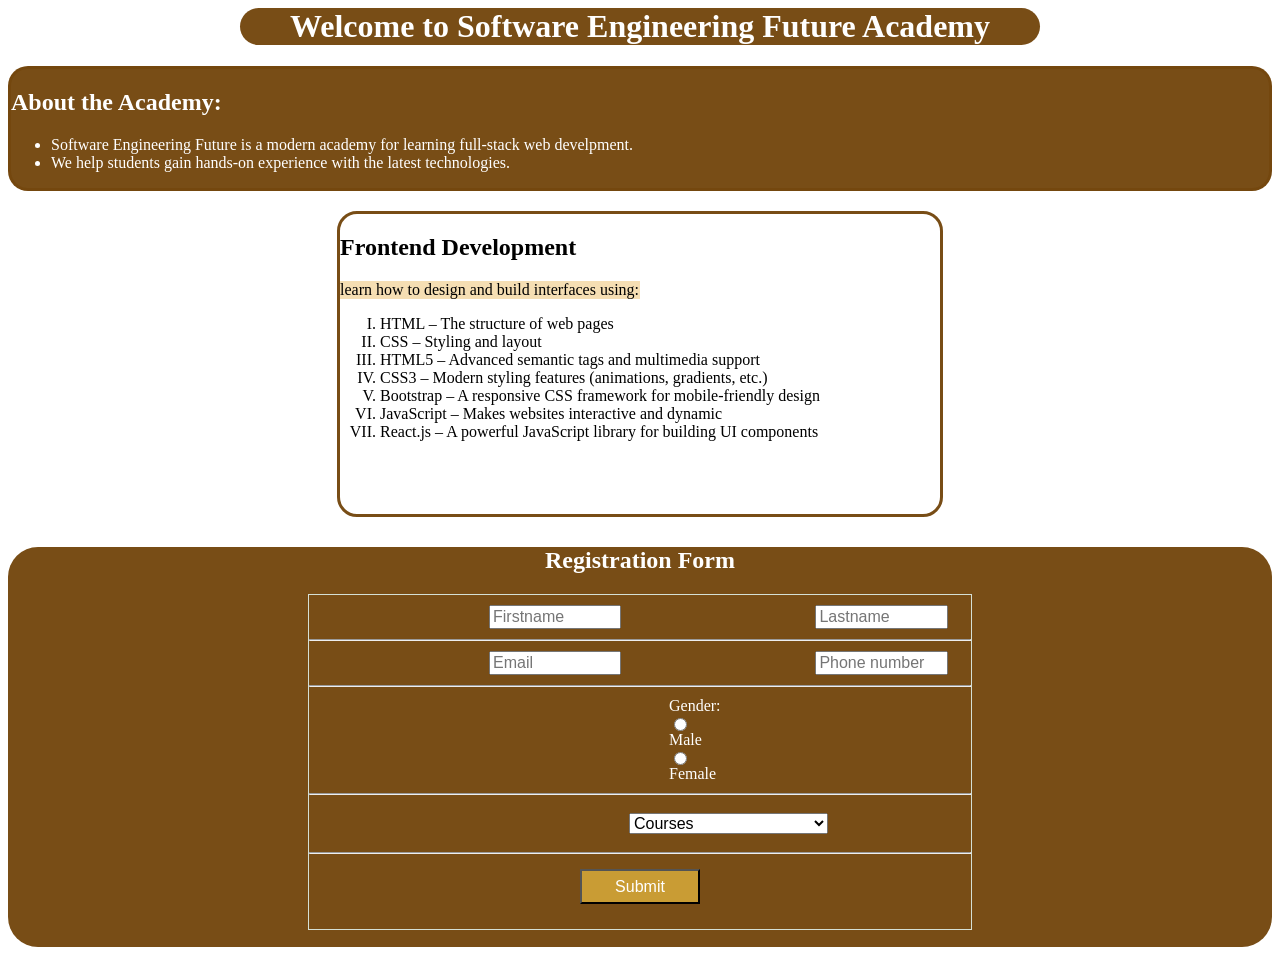
<file: task2/index.html>
<html>
    <head><title>task_2
    </title>
<link rel="stylesheet" href="style.css"></head>
    <body>
       <div class="divh1"><h1>Welcome to Software Engineering Future Academy</h1></div> 
        <div class="div2">
        <h2 class="first_h2">About the Academy: </h2>
        <ul>  <li>
              Software Engineering Future is a modern academy for learning full-stack web develpment.
        </li>
      <li>
We help students gain hands-on experience with the latest technologies.      </li></ul></div>
<div class="div1">
      <h2 class="sec_h2">Frontend Development</h2>
       <p class="paragraph">learn how to design and build interfaces using: </p>
       <ol type="I"><li class="l0">HTML – The structure of web pages</li>
    <li class="l1">CSS – Styling and layout</li>
<li class="l2">HTML5 – Advanced semantic tags and multimedia support</li>
<li class="l3">CSS3 – Modern styling features (animations, gradients, etc.)</li>
<li class="l4">Bootstrap – A responsive CSS framework for mobile-friendly design</li>
<li class="l5">JavaScript – Makes websites interactive and dynamic</li>
<li class="l6">React.js – A powerful JavaScript library for building UI components</li></ol></div>

  <div class="div0">
    <h2 class="thrd_h2">Registration Form</h2>
    <div class="form-box">
      <form>
        <div class=" row">
          <input type="text" placeholder="Firstname">
          <input type="text" placeholder="Lastname">
        </div>
        <hr>
        <div class="row">
          <input type="email" placeholder="Email">
          <input type="number" placeholder="Phone number">
        </div>
        <hr>
        <div class="gender-row">
          <label>Gender:</label>
          <input type="radio" name="GG"  ><label  >Male</label>
          <input type="radio" name="GG"  ><label  >Female</label>
        </div>
        <hr>
        <select>
          <option hidden>Courses</option>
          <option>Frontend</option>
          <option>Backend</option>
        </select>
        <hr>
        <div class="inner">
          <button class="btn1">Submit</button>
        </div>
      </form>
    </div>
  </div>
    </body>
</html>
</file>
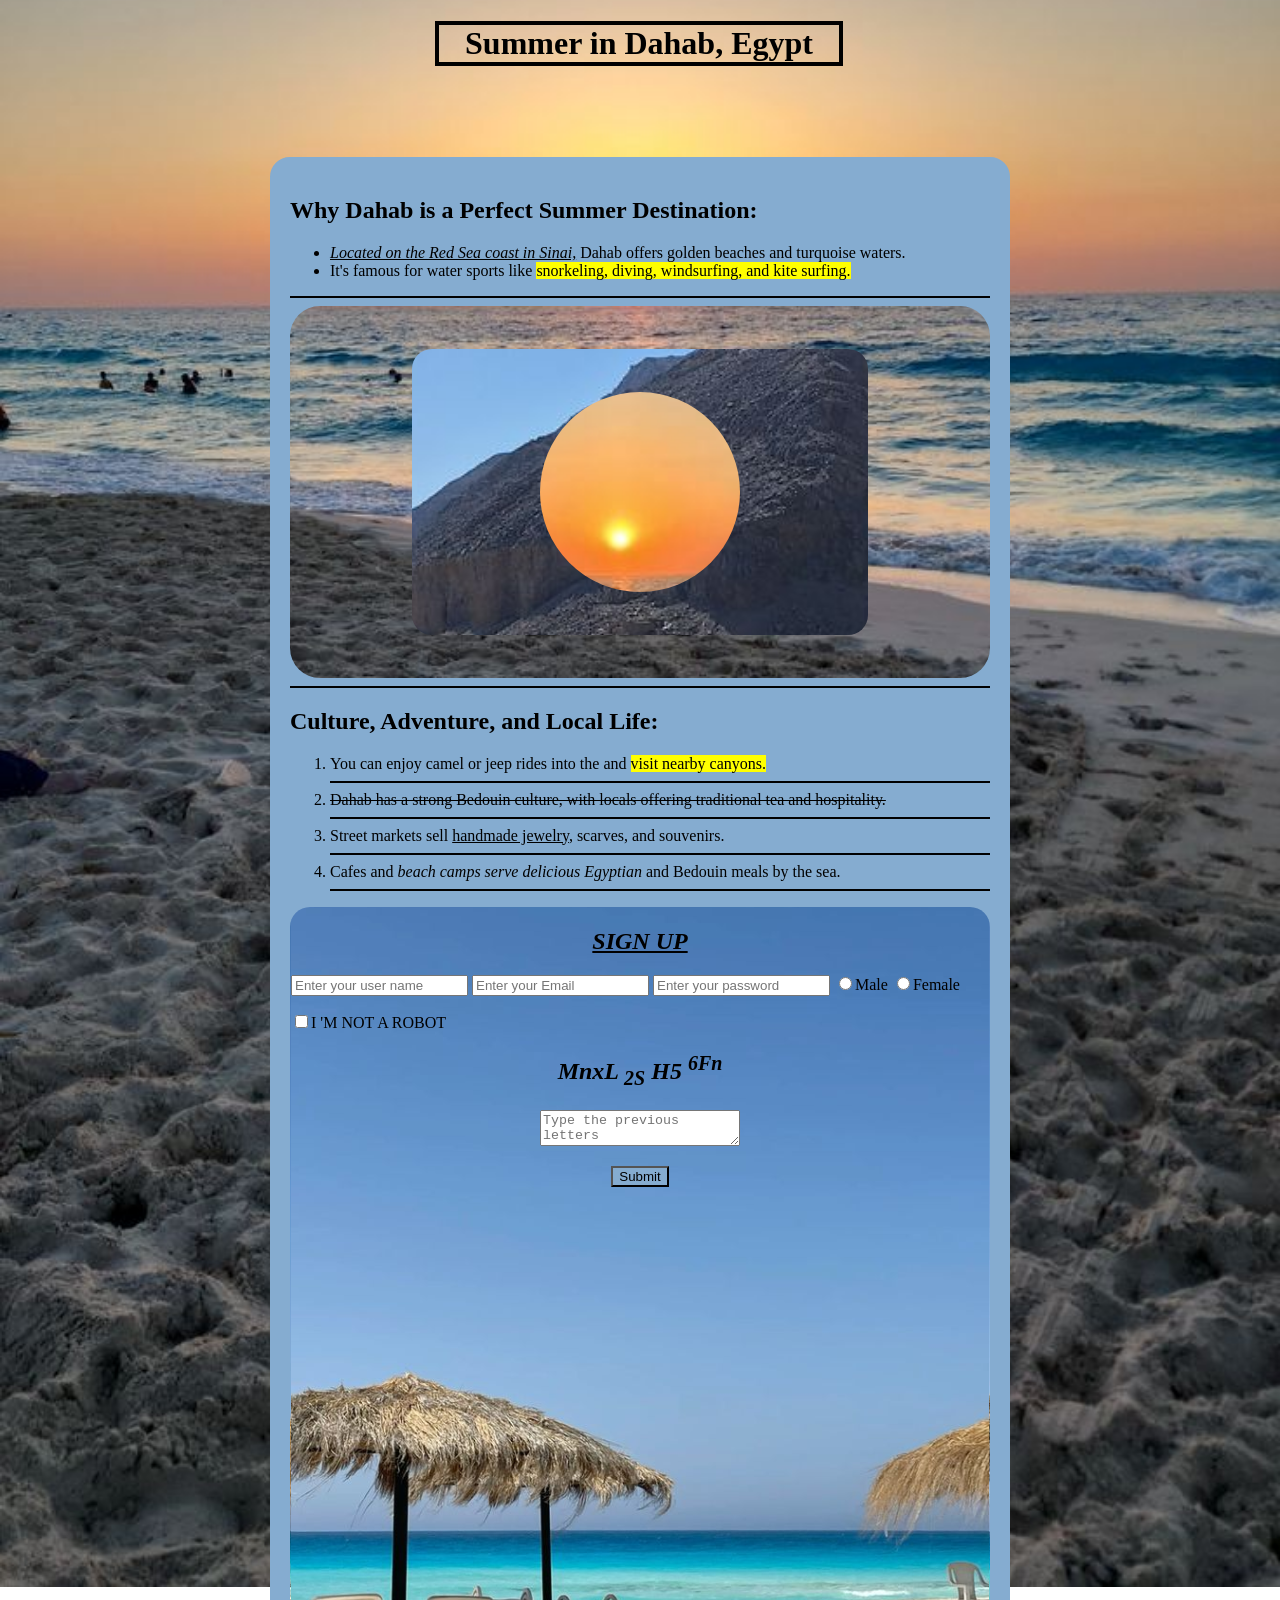
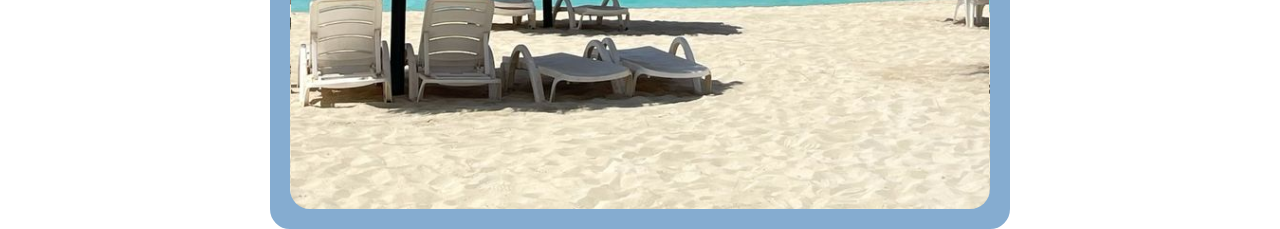
<file: task3/index.html>
<html><head>
    <link rel="stylesheet" href="style.css"><title>

task3
</title>
</head>
<body>
    <div class="div0">
        <h1>Summer in Dahab, Egypt</h1>
    </div>
<div class="all">
    <div class="sec1">
        <h2>Why Dahab is a Perfect Summer Destination:</h2>
        <ul>
            <li><i><ins>Located on the Red Sea coast in Sinai,</ins></i> Dahab offers golden beaches and turquoise waters.</li>
                <li>It's famous for water sports like <mark>snorkeling, diving, windsurfing, and kite surfing.</mark> </li>
        </ul>
    </div>
    <hr>
    <div class="sec2">
<div class="img2">
    <div class="img3">

    </div>
</div>
    </div>
    <hr>
    <div class="sec3">
<h2>Culture, Adventure, and Local Life:</h2>
<ol>
    <li>You can enjoy camel or jeep rides into the and <mark>visit nearby canyons.</mark>

</li>
<hr>
<li><del>Dahab has a strong Bedouin culture, with locals offering traditional tea and hospitality.

</del>

</li>
<hr>
<li>Street markets sell <ins>handmade jewelry</ins>, scarves, and souvenirs.

</li>
<hr>
<li>Cafes and <i>beach camps serve delicious Egyptian</i> and Bedouin meals by the sea.

</li>
<hr>
</ol>
    </div>

    <div class="FORM">
        <H2 class="sign">sign up</H2>
        <form  >
          <input type="text" placeholder="Enter your user name">
         
          <input type="email" placeholder="Enter your Email">
           <input type="password" placeholder="Enter your password">
          <input type="radio" name="GG"  ><label  >Male</label>
          <input type="radio" name="GG"  ><label  >Female</label>
        </form>
                  <input type="checkbox"   ><label  >I 'M NOT A ROBOT</label>
<div class="supsub">
    <h2><i>MnxL <sub>2S</sub> H5 <sup>6Fn</sup></i></h2>
</div>
<div class="fortext">
    <textarea name="" id="" placeholder="Type the previous letters" style="width: 200;"></textarea>
</div>
            <div class="innerbutton">
          <button class="btn1">Submit</button>
        </div>

    </div>
 
</div>
</body>
</html>
</file>
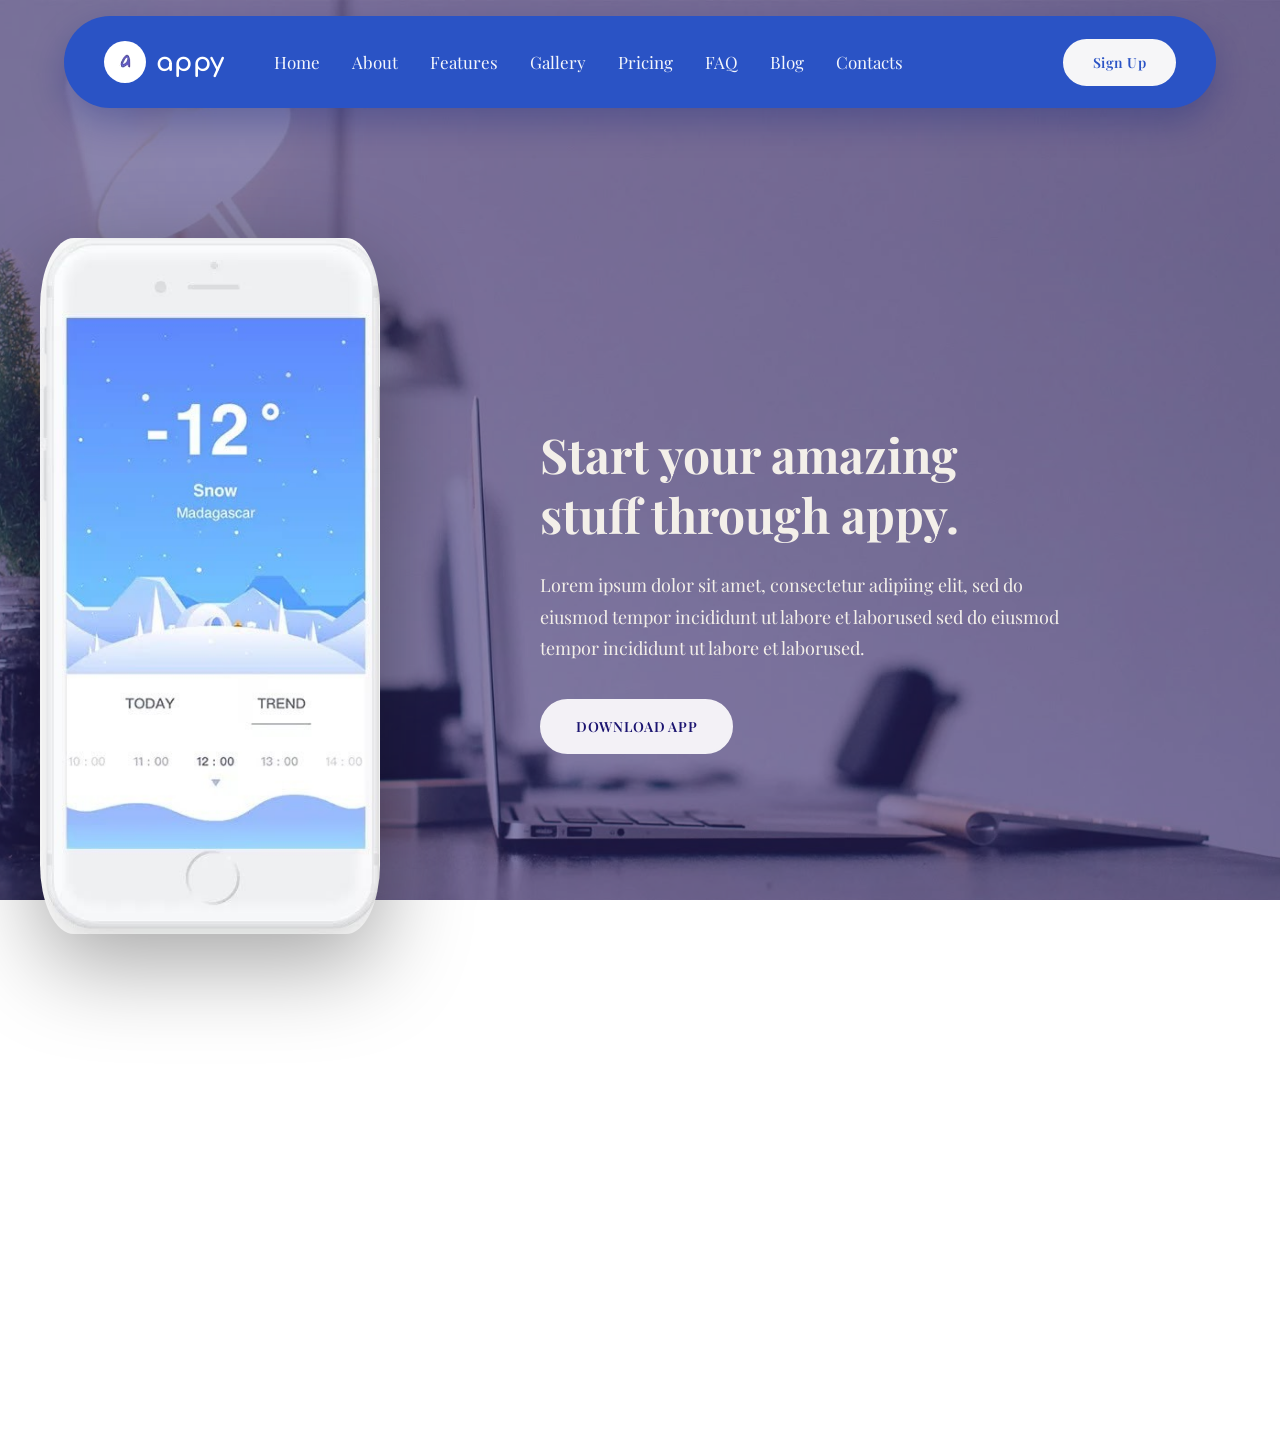
<file: task7/index.html>
<!DOCTYPE html>
<html lang="en">
<head>
<meta charset="UTF-8">
<meta name="viewport" content="width=device-width, initial-scale=1.0">
<title>appy — Start your amazing stuff</title>
<link rel="preconnect" href="https://fonts.googleapis.com">
<link rel="preconnect" href="https://fonts.gstatic.com" crossorigin>
<link href="https://fonts.googleapis.com/css2?family=Playfair+Display:ital,wght@0,400;0,500;0,600;0,700;0,800;1,400&family=Comfortaa:wght@500;700&display=swap" rel="stylesheet">
<link rel="stylesheet" href="style.css">
</head>
<body>

 
  <header class="navbar">
    <input type="checkbox" id="nav-toggle-check" class="nav-toggle-check">

    <div class="navbar__inner">
      <a href="#" class="logo">
        <img src="assets/logo-icon.png" alt="appy" class="logo__icon">
        <span class="logo__text">appy</span>
      </a>

      <nav class="nav-links">
        <a href="#home" class="active">Home</a>
        <a href="#about">About</a>
        <a href="#features">Features</a>
        <a href="#gallery">Gallery</a>
        <a href="#pricing">Pricing</a>
        <a href="#faq">FAQ</a>
        <a href="#blog">Blog</a>
        <a href="#contacts">Contacts</a>
        <a href="#signup" class="btn btn--signup btn--signup-mobile">Sign Up</a>
      </nav>

      <a href="#signup" class="btn btn--signup btn--signup-desktop">Sign Up</a>

      <label for="nav-toggle-check" class="nav-toggle" aria-label="Toggle navigation">
        <span></span><span></span><span></span>
      </label>
    </div>
  </header>

   
  <section class="hero" id="home">
  <div class="hero__bg-wrap">
    <div class="hero__bg"></div>
    <div class="hero__overlay"></div>
  </div>

  <div class="hero__inner">
    <div class="hero__phone">
      <img src="assets/WhatsApp Image 2026-08-15 at 11.46.14.jpeg" alt="appy weather app screenshot on a phone" class="phone-img">
    </div>

    <div class="hero__content">
      <h1>Start your amazing<br>stuff through appy.</h1>
      <p>
        Lorem ipsum dolor sit amet, consectetur adipiing elit,
        sed do eiusmod tempor incididunt ut labore et laborused
        sed do eiusmod tempor incididunt ut labore et
        laborused.
      </p>
      <a href="#download" class="btn btn--download">Download App</a>
    </div>
  </div>
</section>

   <section class="next-section"></section>

</body>
</html>
</file>
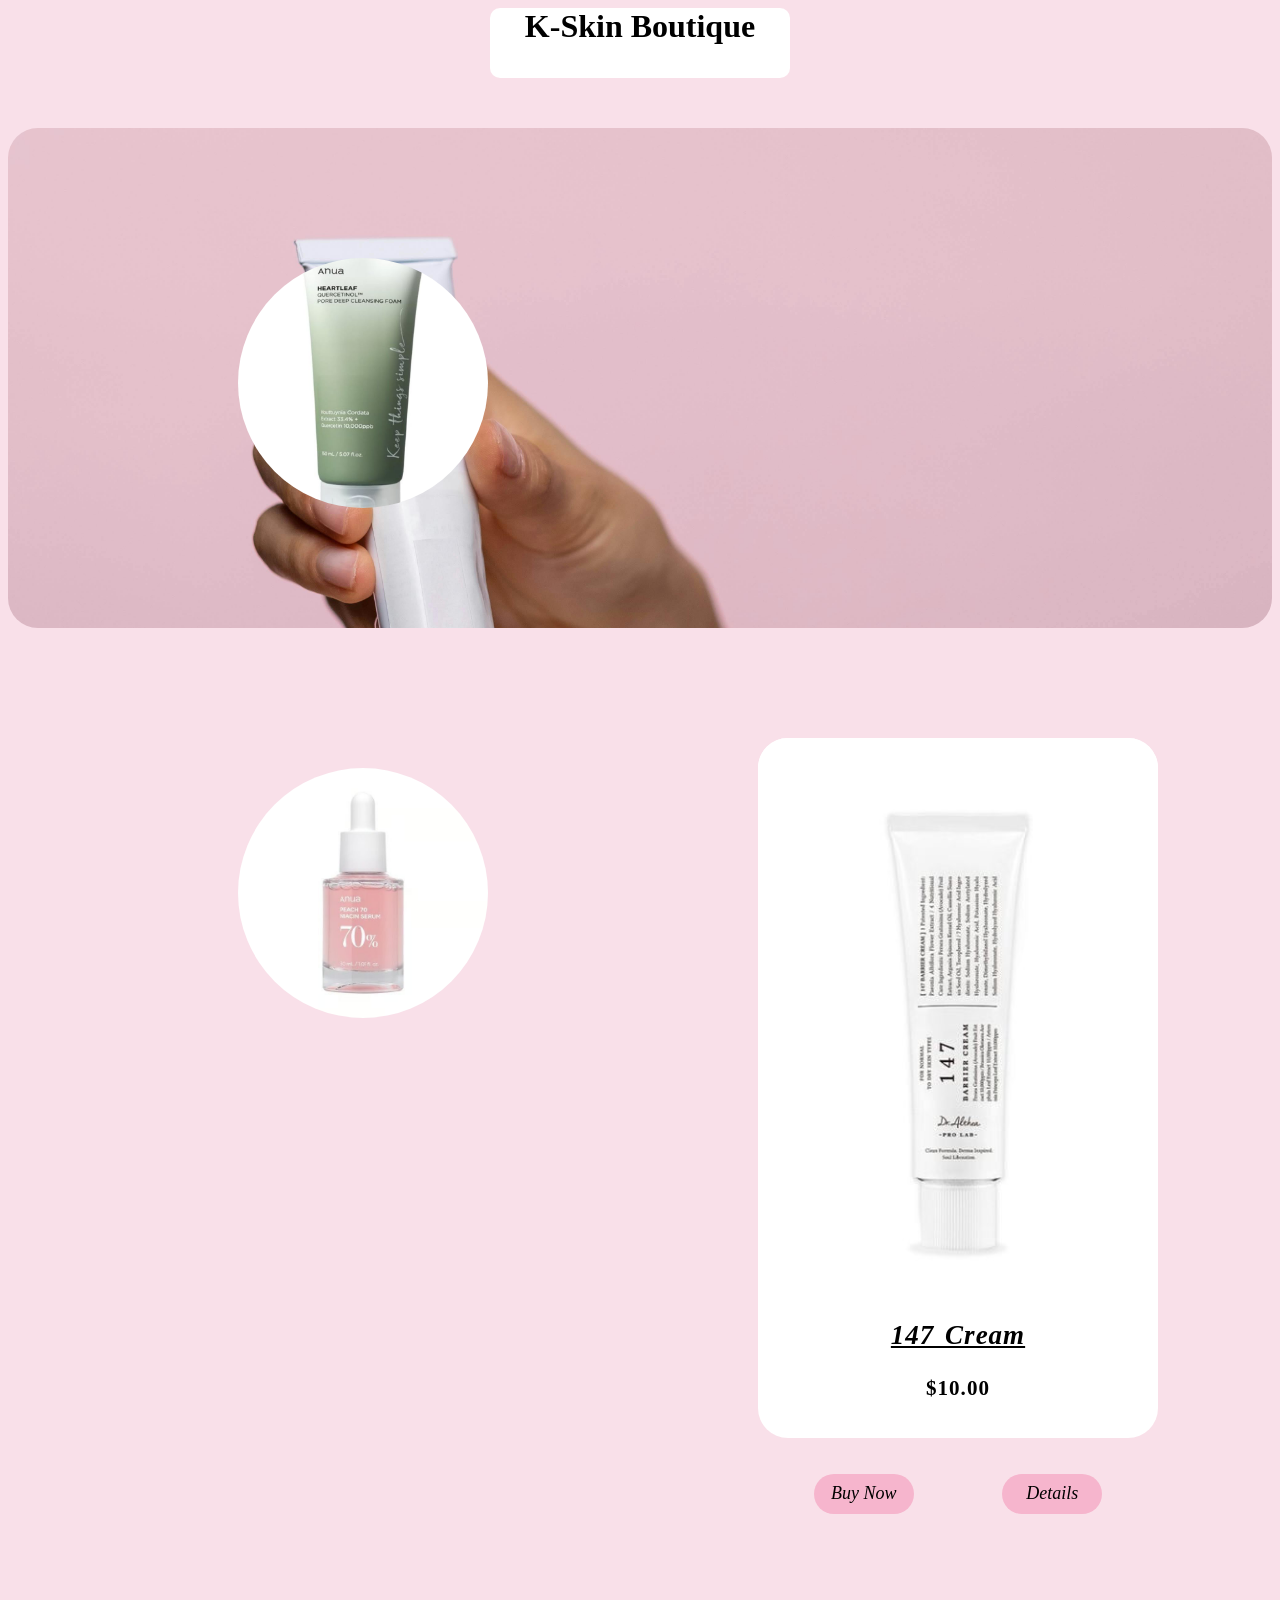
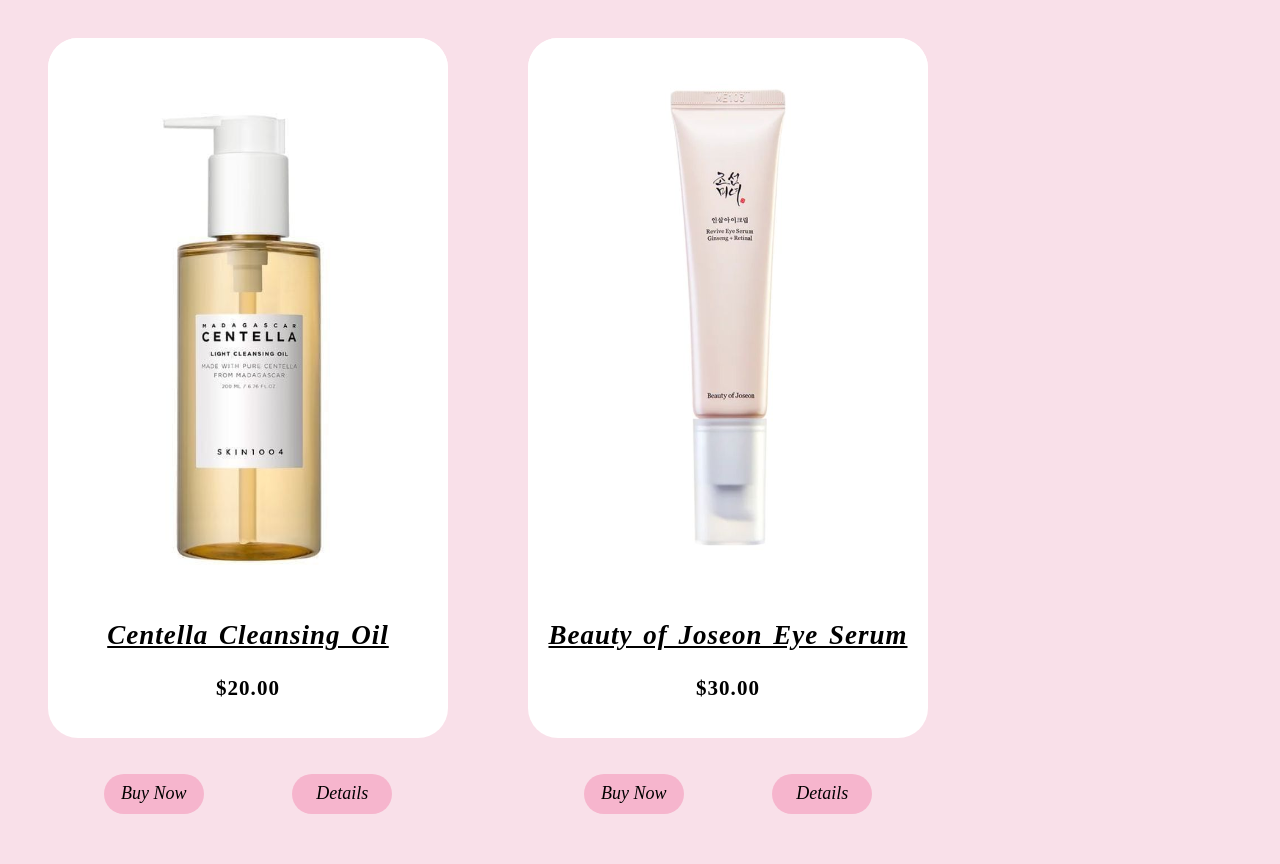
<file: k-skin boutique/indx.html>
<html><head>
    <link rel="stylesheet" href="style.css"><title>

task4
</title>
</head>
<body>
<div class="address">
    <h1> K-Skin Boutique  </h1>
    
</div>
 <div class="pictures">
    <div class="pic1"></div>
    <div class="pic2"></div>
</div>
<div class="div1">
    <div class="img1">
 
    </div>
    <div class="explain1">
        <h2 class="pro1"><em><ins>147 Cream</ins></em></h2>
         <h3>$10.00</h3>
        <button class="btn1">Buy Now</button>
        <button class="btn1.2">Details</button>
    </div>
</div>
<div class="div2">
    <div class="img2">
 
    </div>
    <div class="explain2">
        <h2 class="pro2"><em><ins>Centella Cleansing Oil</ins></em></h2>
          <h3>$20.00</h3>
        <button class="btn2">Buy Now</button>
        <button class="btn2.2">Details</button>
    </div>
</div>
<div class="div3">
    <div class="img3">
 
    </div>
    <div class="explain3">
        <h2 class="pro3"><em><ins>Beauty of Joseon Eye Serum</ins></em></h2>
          <h3>$30.00</h3>
        <button class="btn3">Buy Now</button>
        <button class="btn3.2">Details</button>

    </div>
</div>
</body></html>
</file>
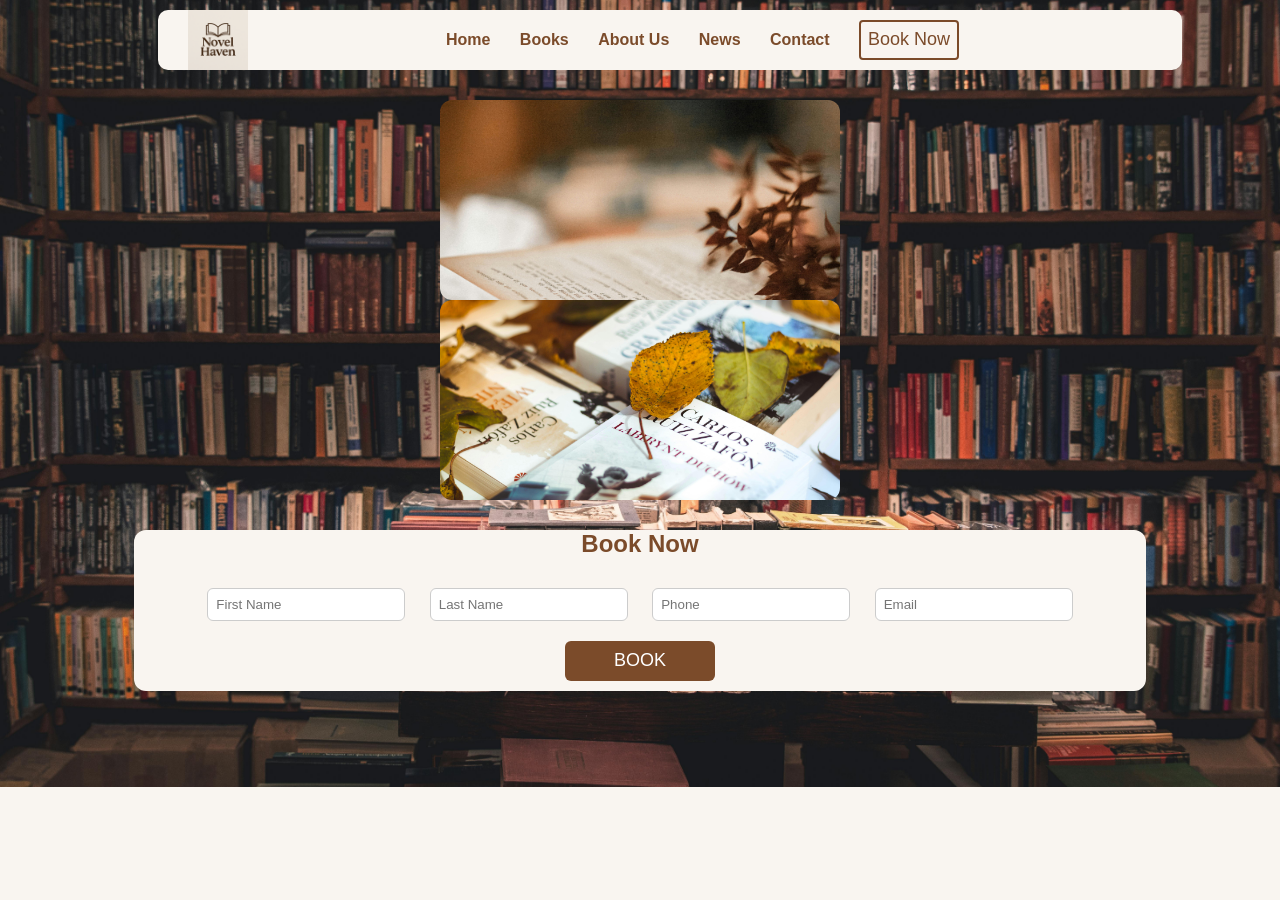
<file: task5/indx.html>
<!DOCTYPE html>
<html lang="en">
<head>
    <meta charset="UTF-8">
    <meta name="viewport" content="width=device-width, initial-scale=1.0">
    <title>task5</title>
    <link rel="stylesheet" href="style.css">
</head>
<body>

  <div class="header">
    <img src="imgs/logo.png" alt="Library Logo">

    <ul class="links">
        <li><a href="#">Home</a></li>
        <li><a href="#">Books</a></li>
        <li><a href="#">About Us</a></li>
        <li><a href="#">News</a></li>
        <li><a href="#">Contact</a></li>
        <li><button class="book-now">Book Now</button></li>
    </ul>
</div>

<div class="parent">
    <div class="pair">
        <div class="div1"></div>
        <div class="div3"></div>
    </div>

    <div class="pair">
        <div class="div2"></div>
        <div class="div4"></div>
    </div>
</div>

 
    <div class="booking">
        <div class="inner">
        <h2>Book Now</h2>
        <input type="text" placeholder="First Name">
        <input type="text" placeholder="Last Name">
        <input type="number" placeholder="Phone">
        <input type="email" placeholder="Email">
        <br>
        <button>BOOK</button>
    </div>
    </div>

</body>
</html>
</file>
<file: task2/style.css>
.divh1{
    
  width: 800px; 
  margin: auto;
    border-radius: 20px;
   background-color: #74480ff7;
color: white;
}
h1{text-align: center;}
.div2{
   
      background-color: #74480ff7;
color: white;
    border: solid  #74480ff7;
    border-radius: 20px;
}
.div1{
    width: 600px;
    height: 300px; 
       margin: auto;
       margin-top: 20px;
       border: solid #74480ff7;
border-radius: 20px;
}
 
.l2:hover,.l3:hover,.l4:hover,.l5:hover,.l6:hover,.l1:hover,.l0:hover,.sec_h2:hover{background-color:#74480ff7 ;
color: white;}
.paragraph{
    background-color:wheat;
    width: 300px;
}
 
.div0 {
  background-color: #74480ff7;
  border-radius: 30px;
  height: 400px;
  margin: 30px auto; 
  color: white;
}

.thrd_h2 {
  text-align: center;
  margin-bottom: 20px;
}

.form-box {
  border: 1px solid #d5e0d5;
  margin-left: 300px;
  margin-right: 300px;
}

.row {
   margin-top: 10px ;
    margin-bottom:10px ;
}

.row input {
  width: 20%;
  margin-left:180px ;
  margin-right: 10px;
  font-size: 16px;
}

 

.gender-row {
  margin-top: 10px ;
    margin-bottom:10px ;
   margin-left: 360px;
   margin-right: 350px;
    
}

select {
  width: 30%;
  font-size: 16px;
  
    margin-top: 10px ;
    margin-bottom:10px ;
   margin-left: 320px;
   margin-right: 300px;
}

.inner {
  text-align: center;
  margin: 15px 0 25px 0;
}

.btn1 {
  background-color: rgb(201, 156, 52);
  color: white;
  font-size: 16px;
  width: 120px;
  height: 35px;
}

.btn1:hover {
  background-color: rgb(139, 111, 0);
}
</file>
<file: task3/style.css>
body{
     background-image: url(../task3/images/img1.jpg);
background-size: cover;
  background-repeat: no-repeat;
  background-position: center;
  background-attachment: fixed;
  height: 100vh;
  margin: 0;
        
}
h1{
width: 400px;
margin: 20px;
text-align: center;
    border: 4px solid black;
    
}
.div0{
    margin: auto;
    text-align: center;
    width: 450px;
    border: 1px solid transparent;
}
.div0:hover{
    background-color:rgb(218, 218, 97);
  
  border-radius: 10px;
  
   
  
}

.all{
    width: 700px;
    margin: auto;
    
      margin-top: 70px;
      background-color:rgb(133, 172, 208);
border: 20px solid rgb(133, 172, 208);
border-radius: 20px;
}
 
.sec2 {
  background-image: url(../task3/images/img1.jpg);
  background-position: center;
  background-size: cover;
  background-attachment: fixed;  
  
  border-radius: 30px;
 border: solid transparent;
   margin: auto;
 
}
.img2 {
  background-image: url(../task3/images/img2.jpg);
  border-radius: 20px;
  width: 450px;
   
   border: solid transparent;
  background-size: cover;
  background-position: center;
  background-attachment: fixed;
margin:  40px auto;   
}
.img3 {
  background-image: url(../task3/images/img3.jpg);
  width: 200px;
  height: 200px;
  background-size: cover;
  background-position: center;
  background-attachment: fixed;
  border-radius: 50%;
    margin: 40px auto;
 }
.FORM{
     background-image: url(../task3/images/background.jpg )  ;
     border: 1px solid transparent;
     border-radius: 20px;
       background-size: cover;
  background-position: center;
     /* margin:20px auto; */
 height: 100vh;
  margin: 0;
}
.sign{
    font-style: italic;
    text-align: center;
     text-transform: uppercase;
     text-decoration: underline;
}
.supsub{
     text-align: center;
}
.fortext{
    margin: auto;
    text-align: center;
     
}
.innerbutton
{
       margin: 20px 20px;
     
    text-align: center;
    
}
.btn1{
    background-color:rgb(133, 172, 208);
}
.btn1:hover{
    background-color: rgb(155, 204, 241);
}
hr{
    border: 1px solid ;
}
</file>
<file: task7/style.css>
:root{
  --blue:        #2a53c5;
  --blue-dark:   #002ead;
  --ink:         #1b1470;      
  --cream:       #f3efe9;       
  --overlay:     rgba(46, 38, 110, 0.55);
  --nav-h: 92px;
  --font-display: 'Playfair Display', 'Georgia', serif;
  --font-round:   'Comfortaa', sans-serif;
}

*, *::before, *::after{ box-sizing: border-box; }

html{ scroll-behavior: smooth; }

body{
  margin: 0;
  font-family: var(--font-display);
  color: var(--ink);
  background: #fff;
}

a{ text-decoration: none; color: inherit; }
img{ max-width: 100%; display: block; }
ul{ list-style: none; margin: 0; padding: 0; }
 
.btn{
  display: inline-block;
  padding: 16px 34px;
  border-radius: 40px;
  font-size: 15px;
  font-weight: 600;
  letter-spacing: .03em;
  border: 2px solid transparent;
  transition: transform .25s ease, box-shadow .25s ease,
              background .25s ease, color .25s ease, border-color .25s ease;
  white-space: nowrap;
  cursor: pointer;
}
.btn:hover{
  transform: translateY(-2px);
  box-shadow: 0 12px 24px rgba(0,0,0,.18);
}
.btn--signup{
  background: #f6f6f8;
  color: var(--blue);
  padding: 12px 28px;
  font-size: 14px;
  border-color: #f6f6f8;
}
.btn--signup:hover{
  background:#1b1470 ;
  color: #fff;
  border-color: #fff;
}

.btn--download{
  background: #f3f1f6;
  color: var(--ink);
  text-transform: uppercase;
  font-size: 14px;
  letter-spacing: .05em;
  border-color: #f3f1f6;
}
.btn--download:hover{
  background: var(--ink);
  color: #fff;
  border-color: var(--ink);
}
 
.navbar{
  position: fixed;
  top: 16px;
  left: 5%;
  right: 5%;
  z-index: 100;
  background: var(--blue);
  height: var(--nav-h);
  border-radius: 999px;
  box-shadow: 0 14px 34px rgba(0, 20, 120, .28);
  display: flex;
  align-items: center;
}

.navbar__inner{
  width: 100%;
  max-width: 1400px;
  margin: 0 auto;
  padding: 0 40px;
  display: flex;
  align-items: center;
  gap: 40px;
}


.logo{
  display: flex;
  align-items: center;
  gap: 10px;
  margin-right: 10px;
  flex-shrink: 0;
}
.logo__icon{
  width: 42px;
  height: 42px;
  border-radius: 50%;
  background: #fff;
  padding: 6px;
}
.logo__text{
  font-family: var(--font-round);
  font-weight: 700;
  font-size: 26px;
  color: #fff;
  letter-spacing: .01em;
}
 
.nav-links{
  display: flex;
  align-items: center;
  gap: 32px;
  flex: 1;
}
.nav-links a{
  color: #fff;
  font-size: 17px;
  font-weight: 400;
  opacity: .95;
  position: relative;
  padding: 6px 0;
  transition: opacity .2s ease;
}
.nav-links a:hover{
  opacity: 1;
  color:  rgb(175, 171, 171);
}
 

.btn--signup-mobile{ display: none; }
 
.nav-toggle-check{ display: none; }
.nav-toggle{
  display: none;
  flex-direction: column;
  justify-content: center;
  gap: 5px;
  width: 30px;
  height: 24px;
  cursor: pointer;
  flex-shrink: 0;
}
.nav-toggle span{
  display: block;
  height: 2px;
  width: 100%;
  background: #fff;
  border-radius: 2px;
  transition: transform .25s ease, opacity .25s ease;
}
.hero{
  position: relative;
  min-height: 100vh;
  padding-top: calc(var(--nav-h) + 30px);
  display: flex;
  align-items: center;
  z-index: 1;                 /* عشان يبان فوق next-section */
  /* شيلنا overflow: hidden من هنا */
}

.hero__bg-wrap{
  position: absolute;
  inset: 0;
  overflow: hidden;           /* القصّ بقى هنا بس، للخلفية فقط */
  z-index: 0;
}

.hero__bg{
  position: absolute;
  inset: 0;
  background: url("assets/hero-bg.jpg") center center / cover no-repeat;
}
.hero:hover .hero__bg{
  filter: saturate(1.15) brightness(1.04);
  box-shadow: inset 0 0 0 2000px rgba(191, 151, 243, 0.18);
}

.hero__overlay{
  position: absolute;
  inset: 0;
  background: var(--overlay);
}

.hero__phone{
  position: relative;
  justify-self: start;
  align-self: flex-end;
  max-width: 340px;
  width: 100%;
  margin-bottom: -90px;       
  filter: drop-shadow(0 30px 45px rgba(0,0,0,.35));
  z-index: 2;
}

.next-section{
  position: relative;
  min-height: 60vh;
  background: #fff;
}
@media (prefers-reduced-motion: reduce){
  .hero__bg{ transition: none; }
  .hero:hover .hero__bg{ transform: none; }
}
.hero__inner{
  position: relative;
  z-index: 2;
  width: 100%;
  max-width: 1500px;
  margin: 0 auto;
  padding: 60px 40px 0;
  display: grid;
  grid-template-columns: minmax(280px, 460px) 1fr;
  align-items: flex-end;
  gap: 40px;
} 
 
.phone-img{ width: 100%; 
border-radius: 10%;
 }
 
.hero__content{
  padding-bottom: 90px;
  max-width: 620px;
}

.hero__content h1{
  margin: 0 0 26px;
  font-family: var(--font-display);
  font-weight: 700;
  font-size: 48px;
  line-height: 1.25;
  color: var(--cream);
}

.hero__content p{
  margin: 0 0 34px;
  font-size: 18px;
  line-height: 1.75;
  color: var(--cream);
  font-weight: 400;
  max-width: 540px;
}
@media (max-width: 1100px){
  .nav-links{ gap: 22px; }
  .nav-links a{ font-size: 15px; }
  .hero__content h1{ font-size: 40px; }
}

@media (max-width: 900px){
  :root{ --nav-h: 76px; }

  .nav-toggle{ display: flex; order: 3; }

  .nav-links{
    position: fixed;
    top: calc(16px + var(--nav-h) + 10px);
    left: 5%;
    right: 5%;
    flex-direction: column;
    align-items: flex-start;
    gap: 0;
    background: var(--blue-dark);
    border-radius: 20px;
    max-height: 0;
    overflow: hidden;
    box-shadow: 0 14px 34px rgba(0, 20, 120, .28);
    transition: max-height .35s ease;
  }
  .nav-links a{
    width: 100%;
    padding: 16px 40px;
    border-top: 1px solid rgba(255,255,255,.12);
  }
  .nav-links a.active::after{ display: none; }

  .btn--signup-desktop{ display: none; }
  .btn--signup-mobile{
    display: inline-block;
    margin: 20px 40px;
    width: max-content;
    max-width: calc(100% - 80px);
    text-align: center;
  }
  .nav-toggle-check:checked ~ .navbar__inner .nav-links{
    max-height: 520px;
  }
  .nav-toggle-check:checked ~ .navbar__inner .nav-toggle span:nth-child(1){
    transform: translateY(7px) rotate(45deg);
  }
  .nav-toggle-check:checked ~ .navbar__inner .nav-toggle span:nth-child(2){
    opacity: 0;
  }
  .nav-toggle-check:checked ~ .navbar__inner .nav-toggle span:nth-child(3){
    transform: translateY(-7px) rotate(-45deg);
  }

  .hero__inner{
    grid-template-columns: 1fr;
    padding-top: 40px;
    text-align: center;
    justify-items: center;
  }
  .hero__phone{ justify-self: center; order: 1; max-width: 260px; }
  .hero__content{ order: 2; padding-bottom: 60px; text-align: center; }
  .hero__content p{ margin-left: auto; margin-right: auto; }
}
@media (max-width: 560px){
  .navbar__inner{ padding: 0 20px; }
  .hero__inner{ padding: 30px 20px 0; }
  .hero__content h1{ font-size: 32px; }
  .hero__content p{ font-size: 16px; }
  .btn{ padding: 13px 24px; }
}
</file>
<file: k-skin boutique/style.css>
body{
    background-color: rgb(249, 224, 233);
    overflow:auto;
 }
 .address{
    background-color: white;
    text-align: center;
    margin: auto;
    width: 300px;
    border-radius:10px;
font-family: cursive;
height: 70px;
}
.address:hover{
        color: rgb(245, 33, 111);
  }
h1{
   margin-top: auto;
}
.div1 ,.div2,.div3{
  width: 400px;
  height: 700px;
  background-color: white;
   float: left;
  margin: 100px 40px;
  border-radius: 30px;
}
 .img1{
      background-image: url(../task4/imgs/7.jpg);
 }
 .img2{
      background-image: url(../task4/imgs/6.jpg);
 }
 .img3{
      background-image: url(../task4/imgs/5.jpg);
 }
  
 .img1,.img2,.img3{
  background-size: cover;
  background-position: center;
  height: 60vh;
  border-radius: 30px;
  border: 10px solid transparent;
  margin: auto;
 }
.explain1,.explain2,.explain3{
  text-align: center;
  margin:10px 0px;
  font-size: large;
word-spacing: 3px;
line-height: 30px;
letter-spacing: 1px;
}
h3:hover{
color:rgb(245, 33, 111) ;
}
button{
  background-color: rgb(246, 181, 205);
  width: 100px;
  height: 40px;
  margin:  50px 40px;
  border-radius: 30px;
  font-size: large;
  font-style:oblique;
  font-family: cursive;
  border: 0px;
}
button:hover{
  background-color: rgb(245, 33, 111);
  color: white;
}
 .pro1:hover,.pro2:hover,.pro3:hover{
color: rgb(245, 33, 111)  ;
 }
.pictures{
  background-image: url(../task4/imgs/b.jpg);
  background-size: cover;
  background-position: center;
  background-attachment: fixed;
  border-radius: 30px;
  height: 500px;
 margin-top: 50px;
}
.pic1{
    background-image: url(../task4/imgs/3.jpg);
}  
.pic2{
    background-image: url(../task4/imgs/4.jpg);
    
}
 
.pic1,.pic2{
  background-size: cover;
  background-position: center;
  height: 250px;
  width: 250px;
  border-radius: 50%;
  margin: 130px 230px;
  float: left;
}
.pic1:hover,.pic2:hover{
  border-radius: 0%;
}
</file>
<file: task5/style.css>
body {
     
    font-family: Arial, sans-serif;
    background-color: #f9f5f0;
    background-image: url('../task5/imgs/pexels-technobulka-2908984.jpg');  
    background-repeat: no-repeat;  
    background-size: cover;  
    background-position: center;  
}
.header {
    width: 80%;
    height: 60px;
    background-color:#f9f5f0;
    margin: 10px 150px; 
    border-radius: 10px;
    position: fixed;
    top: 0;
    z-index: 1000;  
}

.header img {
    width: 60px;
    height: 60px;
    margin-left: 30px;
    float: left;
}

.links {
    list-style: none;
    float: none;  
    margin: 0 auto;  
    text-align: center;  
    width: fit-content; 
}

.links li {
    display: inline-block;
    margin-left: 25px;
    line-height: 60px;
}

.links li a {
    color: #7b4b2a;
    font-weight: bold;
    text-decoration: none;
    margin-bottom: 5px; 
}

 .links li a:hover {
    border-bottom: 2px solid #b76e38;
    color: #b76e38;  
}

.links li button {
    background-color: #f9f5f0;  
    color: #7b4b2a;  
    font-size: large;
   width: 100px;
   height: 40px;
    border-radius: 4px;
    border: 2px solid #7b4b2a;  
}

.links li button:hover {
    background-color: #b76e38;  
    color: white; 
    border-bottom: 2px solid transparent;  
    border: none;
}
.parent {
  display: grid;
    width: 400px;
    margin: 0px auto;
   margin-top: 100px;
}

.pair {
    position: relative; 
    width: 400px;
    height: 200px;
}

.pair div {
    width: 400px;
    height: 200px;
    background-size: cover;
    background-position: center;
    position: absolute;  
}
 
.div1 { background-image: url('../task5/imgs/pexels-spiritsofmilly-3913572.jpg');      border-radius: 12px;
}
.div3 { background-image: url('../task5/imgs/pexels-suzyhazelwood-3248644.jpg'); opacity: 0;     border-radius: 12px;
 }
 
.div2 { background-image: url('../task5/imgs/pexels-tombrand-1637455.jpg');     border-radius: 12px;
 }
.div4 { background-image: url('../task5/imgs/back.jpg'); opacity: 0;     border-radius: 12px;
 }

 
.pair:hover .div1, 
.pair:hover .div2 {
    opacity: 0;
}

.pair:hover .div3, 
.pair:hover .div4 {
    opacity: 1;
    z-index: 3;
}

 
.booking {
    background-color:  #f9f5f0;
    width: 80%;
    margin: 30px auto;
    text-align: center;
    border-radius: 12px;
    
     
}
.inner {
    margin: 20px 0px;
}
.booking h2 {
    color: #7b4b2a;
    
}
.booking input {
    padding: 8px;
    margin: 10px;
    border: 1px solid #ccc;
    border-radius: 6px;
    width: 180px;
}
.booking button {
        margin: 10px 20px;
    height: 40px;
  width: 150px;
    background-color: #7b4b2a;
    color: white;
    border: none;
    border-radius: 6px;
    font-size: large;
     
}
.booking button:hover {
    background-color: #b76e38;
}
</file>
